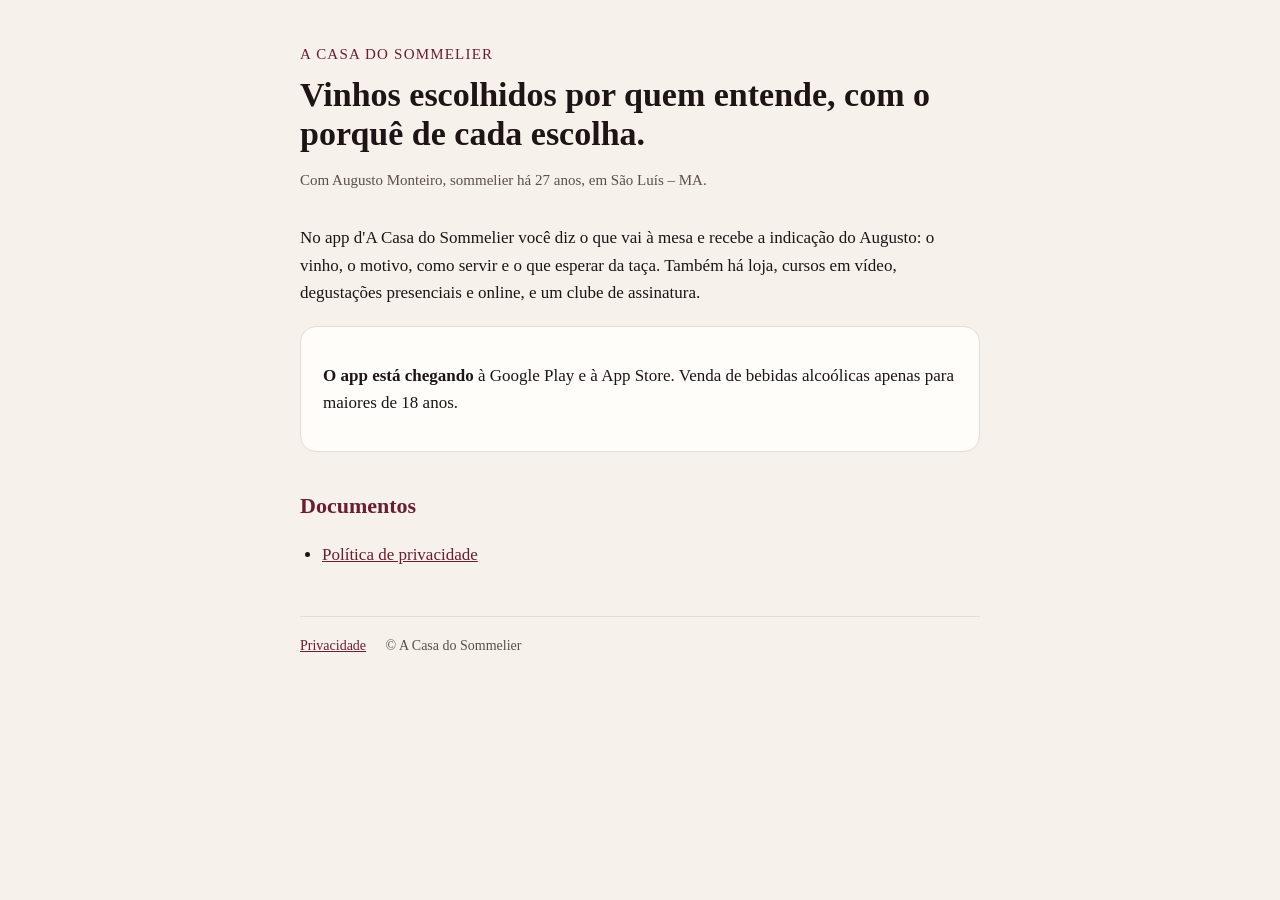
<file: index.html>
<!doctype html>
<html lang="pt-BR">
  <head>
    <meta charset="utf-8" />
    <meta name="viewport" content="width=device-width, initial-scale=1" />
    <title>A Casa do Sommelier</title>
    <meta name="description" content="Vinhos escolhidos pelo sommelier Augusto Monteiro, em São Luís. App com loja, cursos, degustações e clube." />
    <link rel="stylesheet" href="style.css" />
  </head>
  <body>
    <main>
      <header>
        <span class="brand">A Casa do Sommelier</span>
        <h1>Vinhos escolhidos por quem entende, com o porquê de cada escolha.</h1>
        <p class="muted">Com Augusto Monteiro, sommelier há 27 anos, em São Luís – MA.</p>
      </header>

      <p>
        No app d'A Casa do Sommelier você diz o que vai à mesa e recebe a indicação do Augusto: o vinho, o motivo, como
        servir e o que esperar da taça. Também há loja, cursos em vídeo, degustações presenciais e online, e um clube de
        assinatura.
      </p>

      <div class="card">
        <p><strong>O app está chegando</strong> à Google Play e à App Store. Venda de bebidas alcoólicas apenas para maiores de 18 anos.</p>
      </div>

      <h2>Documentos</h2>
      <ul>
        <li><a href="privacidade.html">Política de privacidade</a></li>
      </ul>

      <footer>
        <a href="privacidade.html">Privacidade</a>
        <span>© A Casa do Sommelier</span>
      </footer>
    </main>
  </body>
</html>
</file>
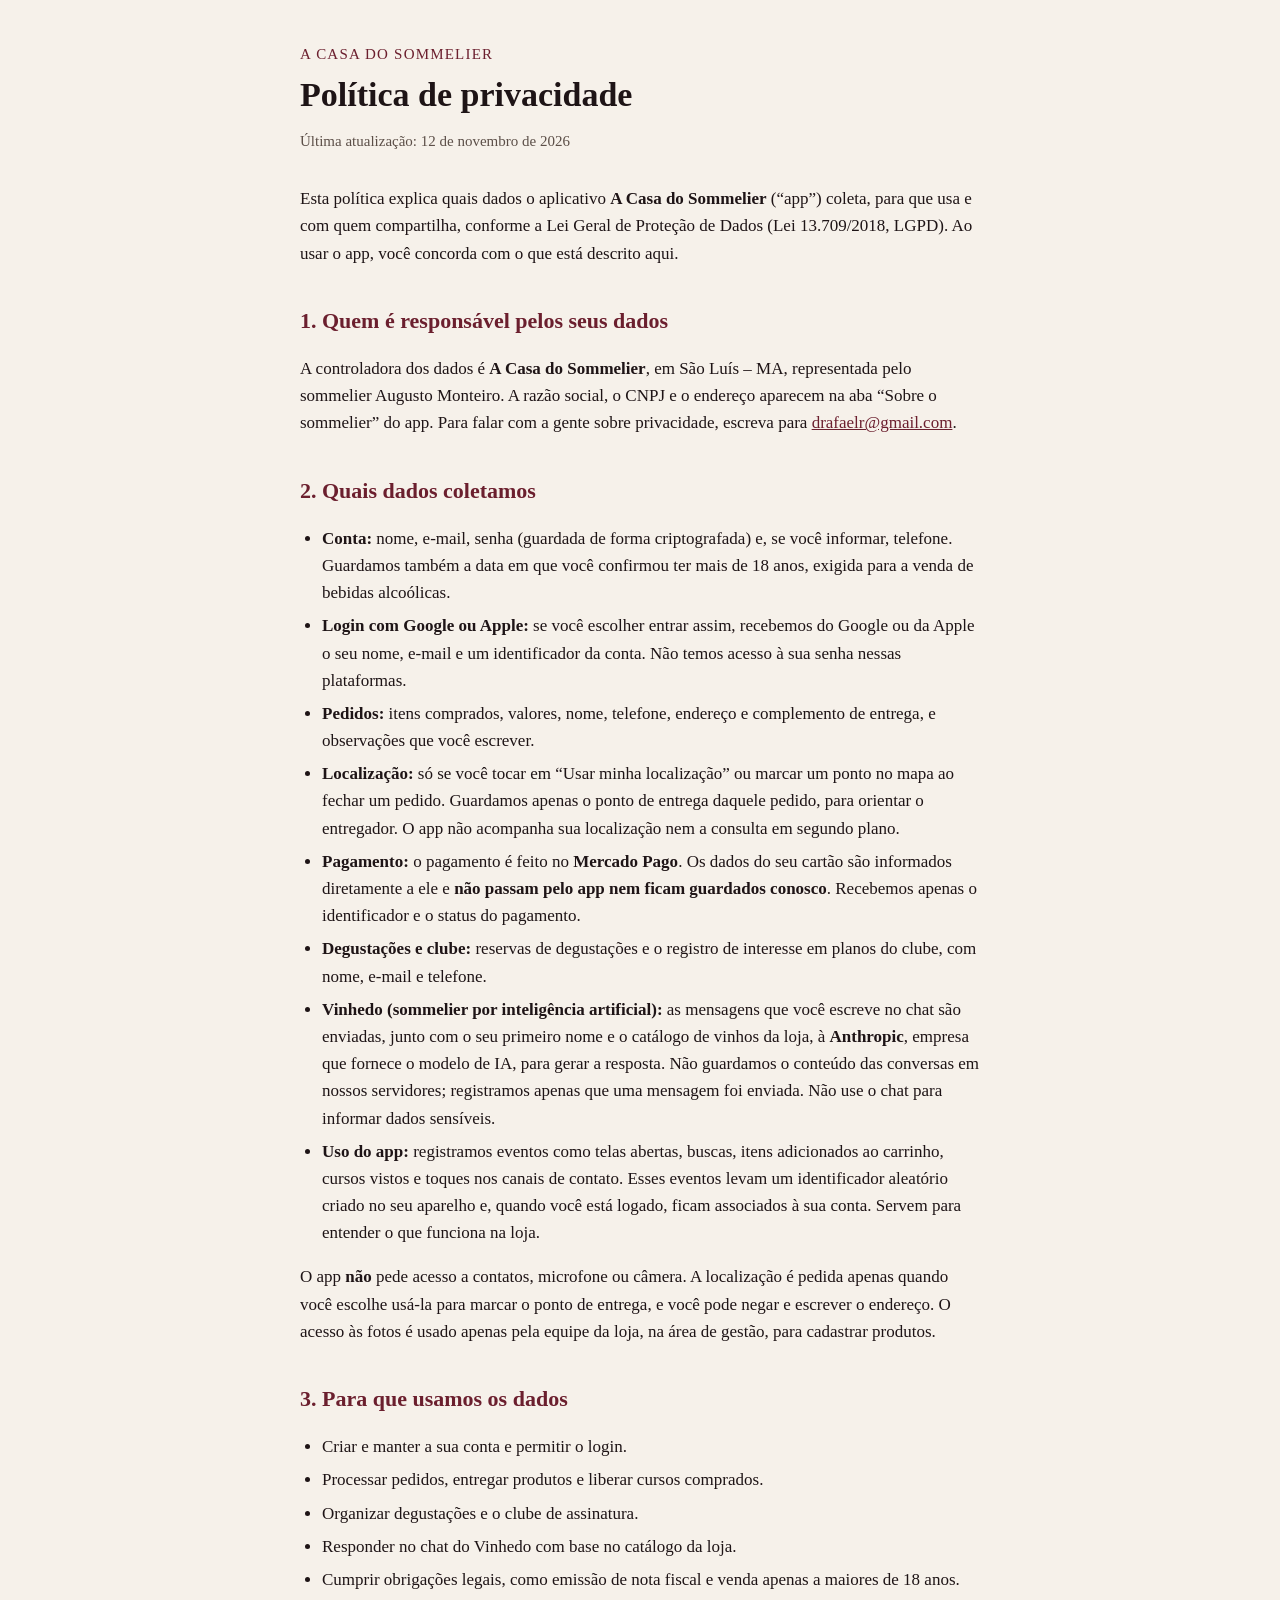
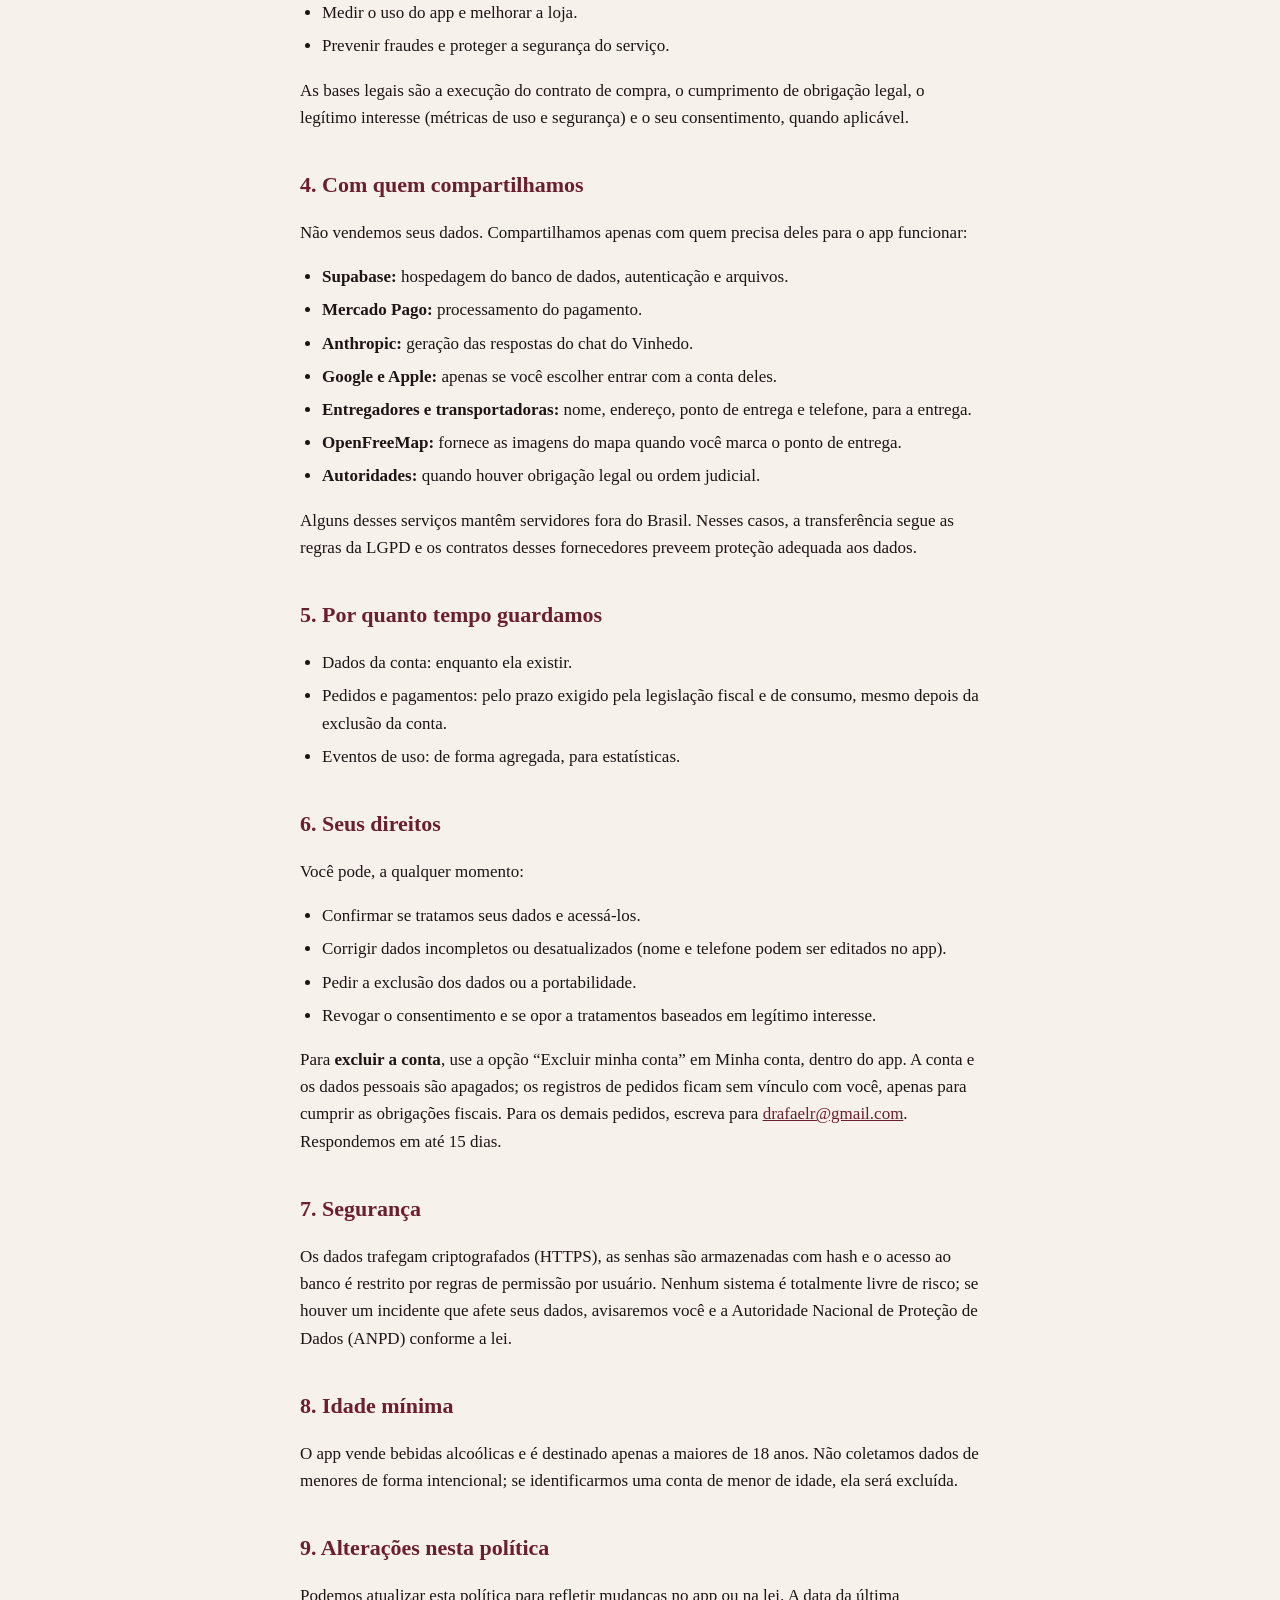
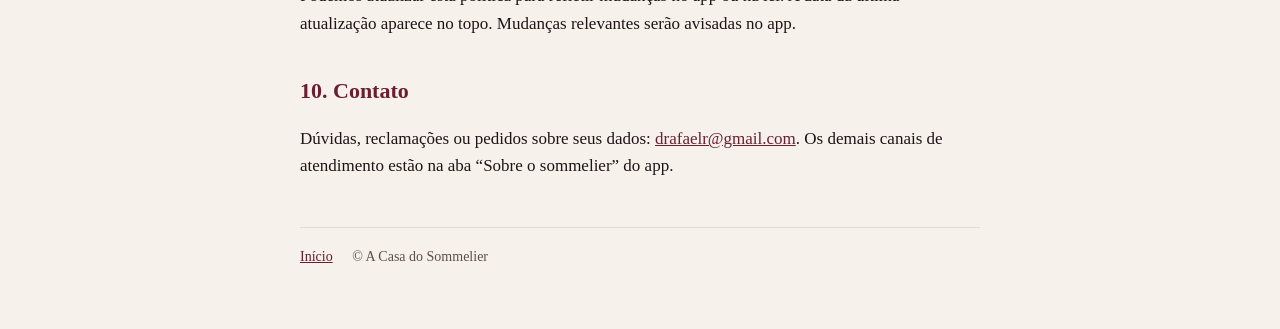
<file: privacidade.html>
<!doctype html>
<html lang="pt-BR">
  <head>
    <meta charset="utf-8" />
    <meta name="viewport" content="width=device-width, initial-scale=1" />
    <title>Política de privacidade – A Casa do Sommelier</title>
    <meta name="description" content="Como o app A Casa do Sommelier coleta, usa e protege os seus dados." />
    <link rel="stylesheet" href="style.css" />
  </head>
  <body>
    <main>
      <header>
        <a class="brand" href="index.html">A Casa do Sommelier</a>
        <h1>Política de privacidade</h1>
        <p class="muted">Última atualização: 12 de novembro de 2026</p>
      </header>

      <p>
        Esta política explica quais dados o aplicativo <strong>A Casa do Sommelier</strong> (“app”) coleta, para que
        usa e com quem compartilha, conforme a Lei Geral de Proteção de Dados (Lei 13.709/2018, LGPD). Ao usar o app,
        você concorda com o que está descrito aqui.
      </p>

      <h2>1. Quem é responsável pelos seus dados</h2>
      <p>
        A controladora dos dados é <strong>A Casa do Sommelier</strong>, em São Luís – MA, representada pelo sommelier
        Augusto Monteiro. A razão social, o CNPJ e o endereço aparecem na aba “Sobre o sommelier” do app. Para falar
        com a gente sobre privacidade, escreva para
        <a href="mailto:drafaelr@gmail.com">drafaelr@gmail.com</a>.
      </p>

      <h2>2. Quais dados coletamos</h2>
      <ul>
        <li>
          <strong>Conta:</strong> nome, e-mail, senha (guardada de forma criptografada) e, se você informar, telefone.
          Guardamos também a data em que você confirmou ter mais de 18 anos, exigida para a venda de bebidas alcoólicas.
        </li>
        <li>
          <strong>Login com Google ou Apple:</strong> se você escolher entrar assim, recebemos do Google ou da Apple o seu
          nome, e-mail e um identificador da conta. Não temos acesso à sua senha nessas plataformas.
        </li>
        <li>
          <strong>Pedidos:</strong> itens comprados, valores, nome, telefone, endereço e complemento de entrega, e
          observações que você escrever.
        </li>
        <li>
          <strong>Localização:</strong> só se você tocar em “Usar minha localização” ou marcar um ponto no mapa ao
          fechar um pedido. Guardamos apenas o ponto de entrega daquele pedido, para orientar o entregador. O app não
          acompanha sua localização nem a consulta em segundo plano.
        </li>
        <li>
          <strong>Pagamento:</strong> o pagamento é feito no <strong>Mercado Pago</strong>. Os dados do seu cartão são
          informados diretamente a ele e <strong>não passam pelo app nem ficam guardados conosco</strong>. Recebemos
          apenas o identificador e o status do pagamento.
        </li>
        <li>
          <strong>Degustações e clube:</strong> reservas de degustações e o registro de interesse em planos do clube,
          com nome, e-mail e telefone.
        </li>
        <li>
          <strong>Vinhedo (sommelier por inteligência artificial):</strong> as mensagens que você escreve no chat são
          enviadas, junto com o seu primeiro nome e o catálogo de vinhos da loja, à <strong>Anthropic</strong>, empresa
          que fornece o modelo de IA, para gerar a resposta. Não guardamos o conteúdo das conversas em nossos servidores;
          registramos apenas que uma mensagem foi enviada. Não use o chat para informar dados sensíveis.
        </li>
        <li>
          <strong>Uso do app:</strong> registramos eventos como telas abertas, buscas, itens adicionados ao carrinho,
          cursos vistos e toques nos canais de contato. Esses eventos levam um identificador aleatório criado no seu
          aparelho e, quando você está logado, ficam associados à sua conta. Servem para entender o que funciona na loja.
        </li>
      </ul>
      <p>
        O app <strong>não</strong> pede acesso a contatos, microfone ou câmera. A localização é pedida apenas quando
        você escolhe usá-la para marcar o ponto de entrega, e você pode negar e escrever o endereço. O acesso às fotos é
        usado apenas pela equipe da loja, na área de gestão, para cadastrar produtos.
      </p>

      <h2>3. Para que usamos os dados</h2>
      <ul>
        <li>Criar e manter a sua conta e permitir o login.</li>
        <li>Processar pedidos, entregar produtos e liberar cursos comprados.</li>
        <li>Organizar degustações e o clube de assinatura.</li>
        <li>Responder no chat do Vinhedo com base no catálogo da loja.</li>
        <li>Cumprir obrigações legais, como emissão de nota fiscal e venda apenas a maiores de 18 anos.</li>
        <li>Medir o uso do app e melhorar a loja.</li>
        <li>Prevenir fraudes e proteger a segurança do serviço.</li>
      </ul>
      <p>
        As bases legais são a execução do contrato de compra, o cumprimento de obrigação legal, o legítimo interesse
        (métricas de uso e segurança) e o seu consentimento, quando aplicável.
      </p>

      <h2>4. Com quem compartilhamos</h2>
      <p>Não vendemos seus dados. Compartilhamos apenas com quem precisa deles para o app funcionar:</p>
      <ul>
        <li><strong>Supabase:</strong> hospedagem do banco de dados, autenticação e arquivos.</li>
        <li><strong>Mercado Pago:</strong> processamento do pagamento.</li>
        <li><strong>Anthropic:</strong> geração das respostas do chat do Vinhedo.</li>
        <li><strong>Google e Apple:</strong> apenas se você escolher entrar com a conta deles.</li>
        <li><strong>Entregadores e transportadoras:</strong> nome, endereço, ponto de entrega e telefone, para a entrega.</li>
        <li><strong>OpenFreeMap:</strong> fornece as imagens do mapa quando você marca o ponto de entrega.</li>
        <li><strong>Autoridades:</strong> quando houver obrigação legal ou ordem judicial.</li>
      </ul>
      <p>
        Alguns desses serviços mantêm servidores fora do Brasil. Nesses casos, a transferência segue as regras da LGPD e os
        contratos desses fornecedores preveem proteção adequada aos dados.
      </p>

      <h2>5. Por quanto tempo guardamos</h2>
      <ul>
        <li>Dados da conta: enquanto ela existir.</li>
        <li>Pedidos e pagamentos: pelo prazo exigido pela legislação fiscal e de consumo, mesmo depois da exclusão da conta.</li>
        <li>Eventos de uso: de forma agregada, para estatísticas.</li>
      </ul>

      <h2>6. Seus direitos</h2>
      <p>Você pode, a qualquer momento:</p>
      <ul>
        <li>Confirmar se tratamos seus dados e acessá-los.</li>
        <li>Corrigir dados incompletos ou desatualizados (nome e telefone podem ser editados no app).</li>
        <li>Pedir a exclusão dos dados ou a portabilidade.</li>
        <li>Revogar o consentimento e se opor a tratamentos baseados em legítimo interesse.</li>
      </ul>
      <p>
        Para <strong>excluir a conta</strong>, use a opção “Excluir minha conta” em Minha conta, dentro do app. A conta e
        os dados pessoais são apagados; os registros de pedidos ficam sem vínculo com você, apenas para cumprir as
        obrigações fiscais. Para os demais pedidos, escreva para
        <a href="mailto:drafaelr@gmail.com">drafaelr@gmail.com</a>. Respondemos em até 15 dias.
      </p>

      <h2>7. Segurança</h2>
      <p>
        Os dados trafegam criptografados (HTTPS), as senhas são armazenadas com hash e o acesso ao banco é restrito por
        regras de permissão por usuário. Nenhum sistema é totalmente livre de risco; se houver um incidente que afete seus
        dados, avisaremos você e a Autoridade Nacional de Proteção de Dados (ANPD) conforme a lei.
      </p>

      <h2>8. Idade mínima</h2>
      <p>
        O app vende bebidas alcoólicas e é destinado apenas a maiores de 18 anos. Não coletamos dados de menores de forma
        intencional; se identificarmos uma conta de menor de idade, ela será excluída.
      </p>

      <h2>9. Alterações nesta política</h2>
      <p>
        Podemos atualizar esta política para refletir mudanças no app ou na lei. A data da última atualização aparece no
        topo. Mudanças relevantes serão avisadas no app.
      </p>

      <h2>10. Contato</h2>
      <p>
        Dúvidas, reclamações ou pedidos sobre seus dados:
        <a href="mailto:drafaelr@gmail.com">drafaelr@gmail.com</a>. Os demais canais de atendimento estão na aba
        “Sobre o sommelier” do app.
      </p>

      <footer>
        <a href="index.html">Início</a>
        <span>© A Casa do Sommelier</span>
      </footer>
    </main>
  </body>
</html>
</file>
<file: style.css>
:root {
  --paper: #f6f1ea;
  --ink: #1e1416;
  --wine: #6b1f2e;
  --gold: #d9a66b;
  --muted: #5c4f48;
  --surface: #fffdf9;
  --border: #e6ddd2;
}
* {
  box-sizing: border-box;
}
body {
  margin: 0;
  background: var(--paper);
  color: var(--ink);
  font-family: Georgia, 'Times New Roman', serif;
  font-size: 17px;
  line-height: 1.6;
}
main {
  max-width: 720px;
  margin: 0 auto;
  padding: 40px 20px 60px;
}
header {
  margin-bottom: 32px;
}
.brand {
  font-size: 15px;
  letter-spacing: 0.08em;
  text-transform: uppercase;
  color: var(--wine);
  text-decoration: none;
}
h1 {
  font-size: 34px;
  line-height: 1.15;
  margin: 8px 0 6px;
}
h2 {
  font-size: 22px;
  margin: 36px 0 8px;
  color: var(--wine);
}
p,
li {
  color: var(--ink);
}
.muted {
  color: var(--muted);
  font-size: 15px;
}
a {
  color: var(--wine);
}
ul {
  padding-left: 22px;
}
li {
  margin: 6px 0;
}
.card {
  background: var(--surface);
  border: 1px solid var(--border);
  border-radius: 16px;
  padding: 18px 22px;
  margin: 20px 0;
}
footer {
  margin-top: 48px;
  padding-top: 18px;
  border-top: 1px solid var(--border);
  font-size: 14px;
  color: var(--muted);
}
footer a {
  margin-right: 16px;
}
</file>
